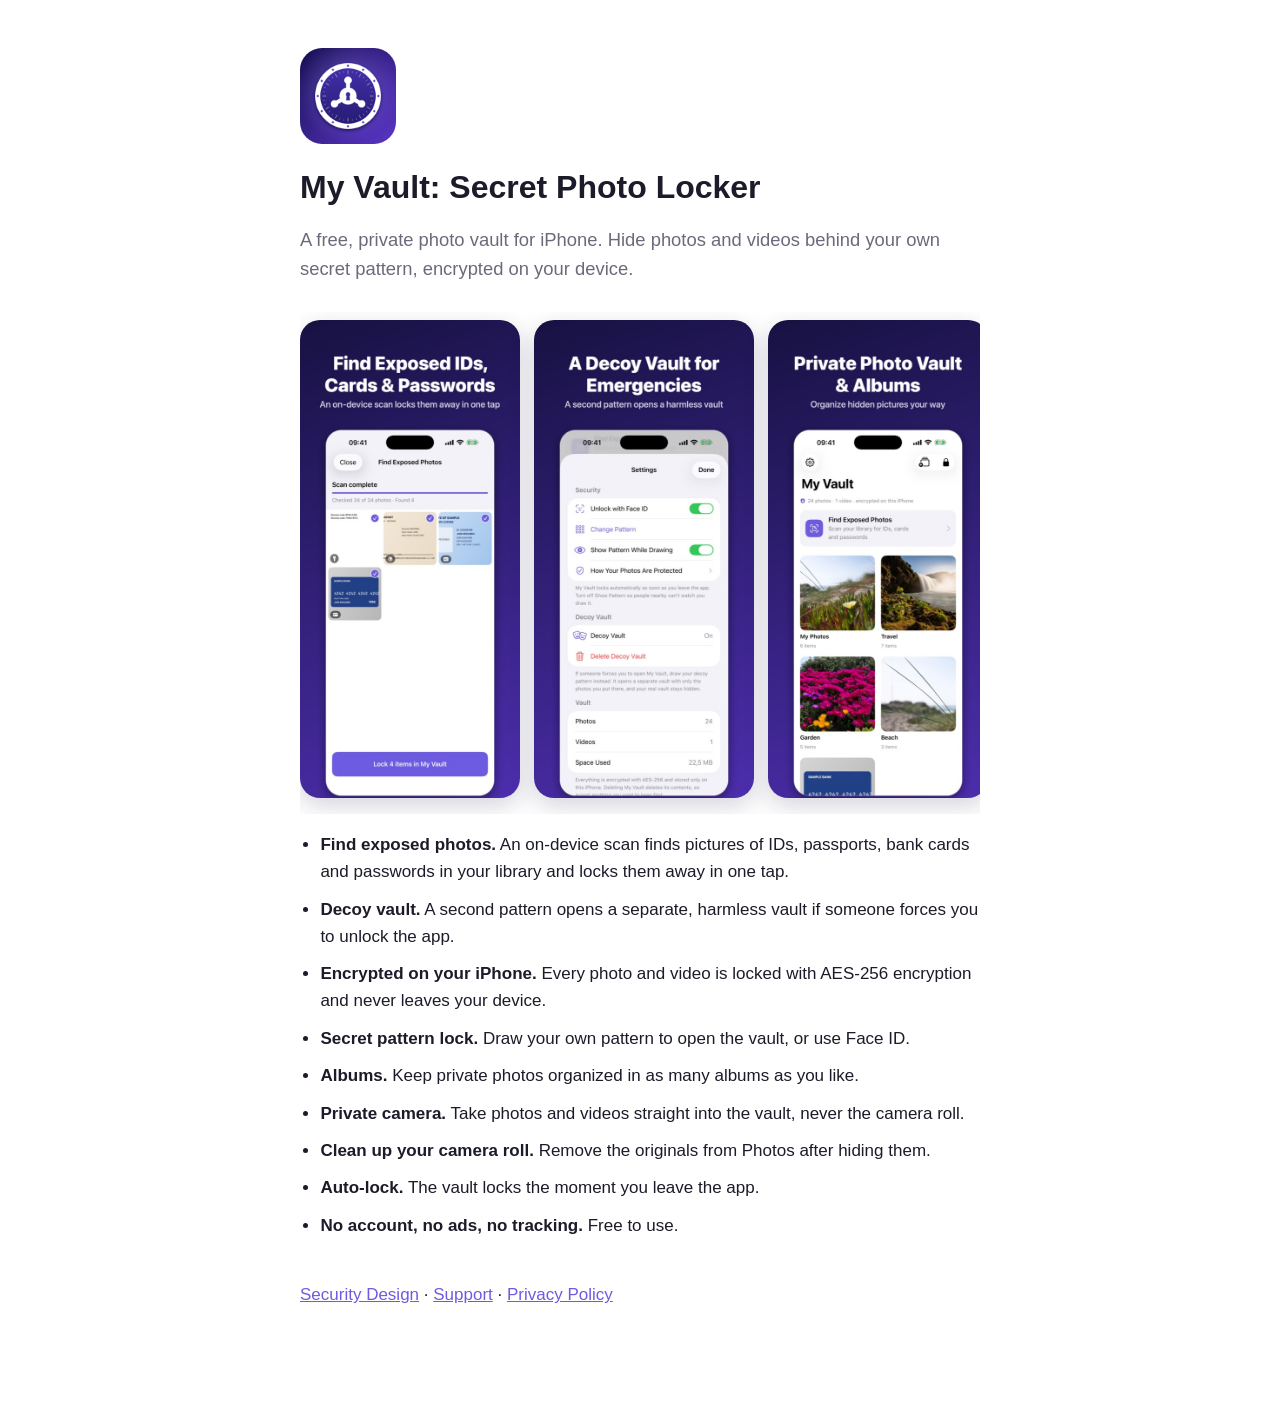
<file: index.html>
<!doctype html>
<html lang="en">
<head>
  <meta charset="utf-8">
  <meta name="viewport" content="width=device-width, initial-scale=1">
  <title>My Vault: Secret Photo Locker – Hide Photos &amp; Videos on iPhone</title>
  <meta name="description" content="My Vault is a free, private photo vault for iPhone. Hide photos and videos behind a secret pattern or Face ID, encrypted with AES-256 on your device.">
  <meta property="og:title" content="My Vault: Secret Photo Locker">
  <meta property="og:description" content="Hide photos and videos behind a secret pattern. Encrypted on your iPhone, free, no account.">
  <meta property="og:image" content="https://jimtarfas.github.io/photo-vault-site/screenshots/01-exposed-photos.jpg">
  <link rel="icon" type="image/png" href="favicon.png">
  <link rel="apple-touch-icon" href="apple-touch-icon.png">
  <link rel="stylesheet" href="style.css">
</head>
<body>
  <main>
    <img class="icon" src="icon.png" alt="My Vault app icon" width="96" height="96">
    <h1>My Vault: Secret Photo Locker</h1>
    <p class="lead">A free, private photo vault for iPhone. Hide photos and videos behind your own secret pattern, encrypted on your device.</p>

    <div class="gallery">
      <img src="screenshots/01-exposed-photos.jpg" alt="Find exposed photos of IDs, cards and passwords" loading="lazy">
      <img src="screenshots/03-decoy-vault.jpg" alt="Decoy vault opened by a second pattern" loading="lazy">
      <img src="screenshots/04-albums.jpg" alt="Private photo albums in My Vault" loading="lazy">
      <img src="screenshots/05-open-encryption.jpg" alt="How My Vault encrypts your photos" loading="lazy">
      <img src="screenshots/07-viewer.jpg" alt="Private photo viewer with zoom" loading="lazy">
      <img src="screenshots/09-free.jpg" alt="Free, no account, no ads" loading="lazy">
    </div>

    <ul class="features">
      <li><strong>Find exposed photos.</strong> An on-device scan finds pictures of IDs, passports, bank cards and passwords in your library and locks them away in one tap.</li>
      <li><strong>Decoy vault.</strong> A second pattern opens a separate, harmless vault if someone forces you to unlock the app.</li>
      <li><strong>Encrypted on your iPhone.</strong> Every photo and video is locked with AES-256 encryption and never leaves your device.</li>
      <li><strong>Secret pattern lock.</strong> Draw your own pattern to open the vault, or use Face ID.</li>
      <li><strong>Albums.</strong> Keep private photos organized in as many albums as you like.</li>
      <li><strong>Private camera.</strong> Take photos and videos straight into the vault, never the camera roll.</li>
      <li><strong>Clean up your camera roll.</strong> Remove the originals from Photos after hiding them.</li>
      <li><strong>Auto-lock.</strong> The vault locks the moment you leave the app.</li>
      <li><strong>No account, no ads, no tracking.</strong> Free to use.</li>
    </ul>

    <p class="links"><a href="security.html">Security Design</a> · <a href="support.html">Support</a> · <a href="privacy.html">Privacy Policy</a></p>
  </main>
</body>
</html>
</file>
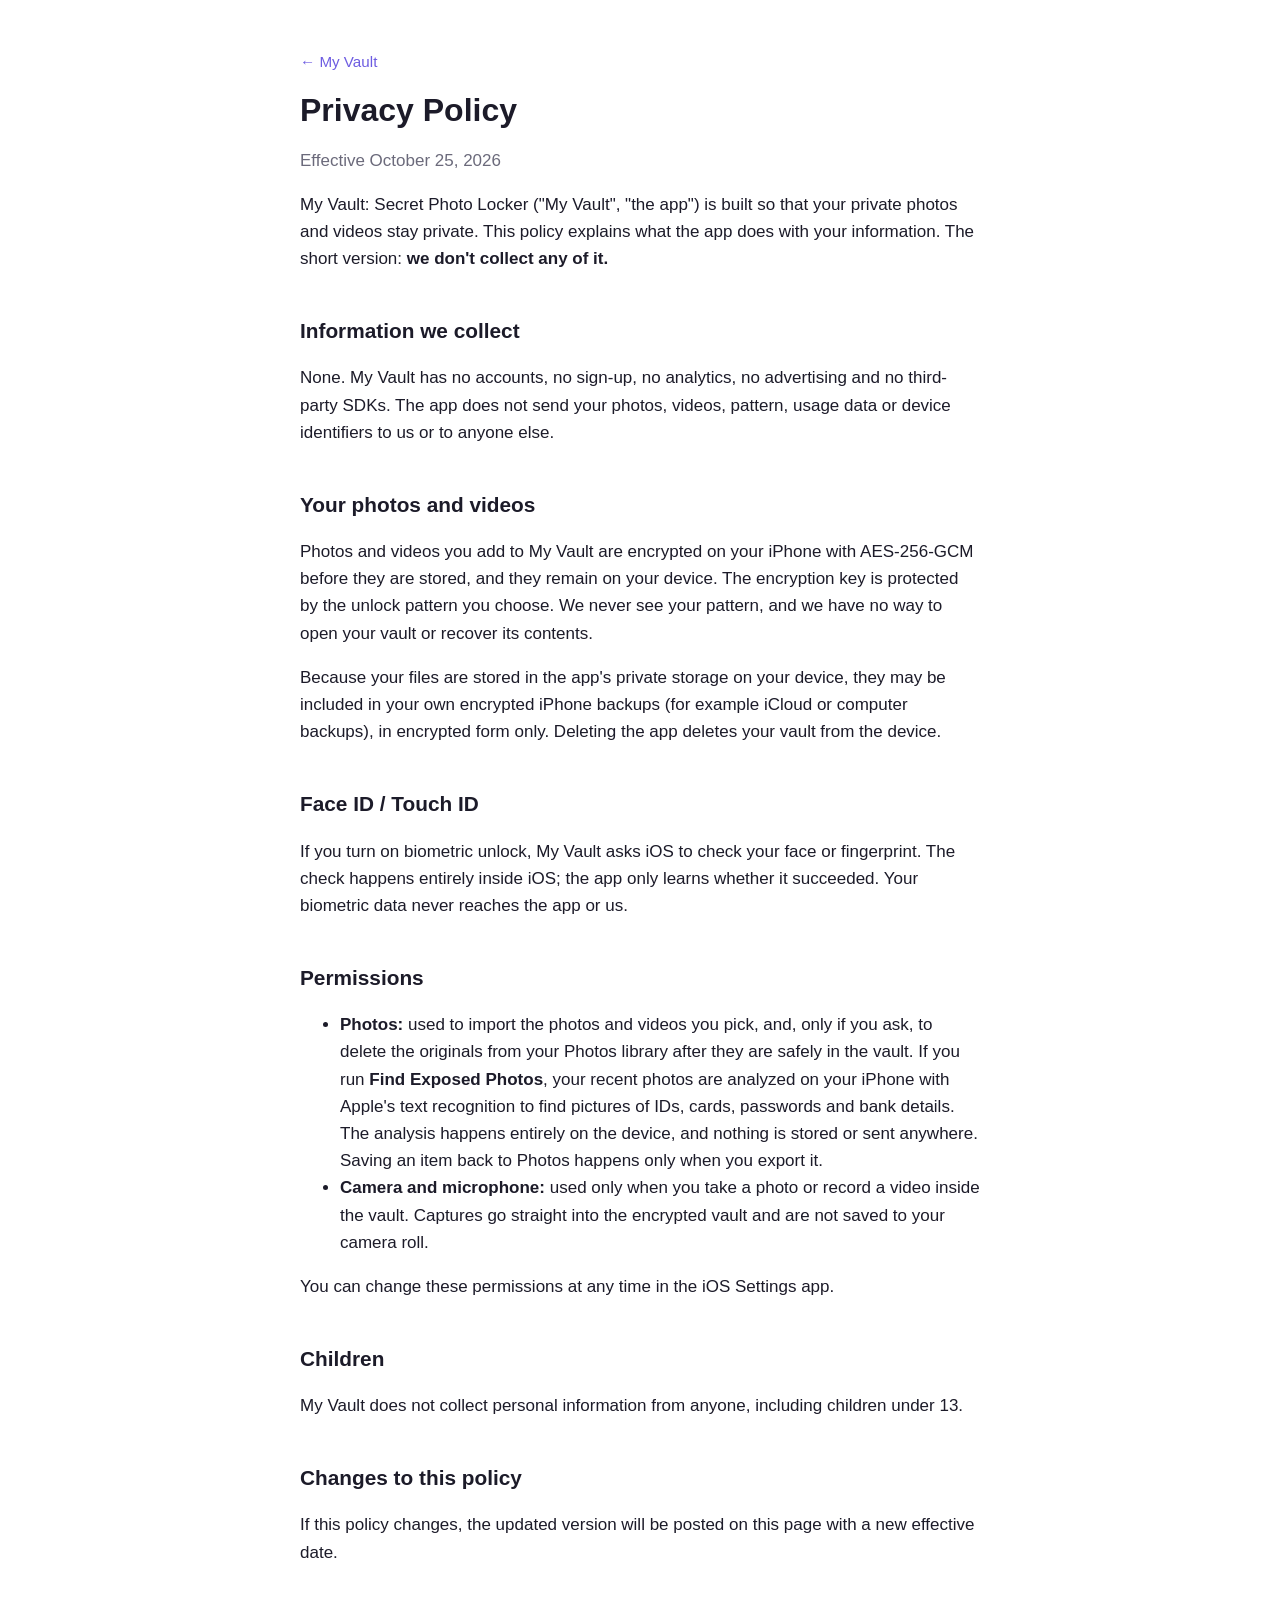
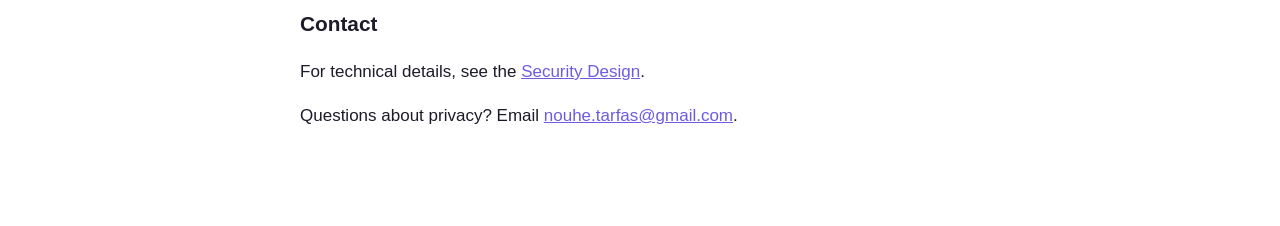
<file: privacy.html>
<!doctype html>
<html lang="en">
<head>
  <meta charset="utf-8">
  <meta name="viewport" content="width=device-width, initial-scale=1">
  <title>Privacy Policy – My Vault: Secret Photo Locker</title>
  <meta name="description" content="Privacy policy for My Vault: Secret Photo Locker. Your photos and videos are encrypted on your iPhone and never collected by us.">
  <link rel="icon" type="image/png" href="favicon.png">
  <link rel="apple-touch-icon" href="apple-touch-icon.png">
  <link rel="stylesheet" href="style.css">
</head>
<body>
  <main>
    <a class="back" href="./">← My Vault</a>
    <h1>Privacy Policy</h1>
    <p class="muted">Effective October 25, 2026</p>

    <p>My Vault: Secret Photo Locker ("My Vault", "the app") is built so that your private photos and videos stay private. This policy explains what the app does with your information. The short version: <strong>we don't collect any of it.</strong></p>

    <h2>Information we collect</h2>
    <p>None. My Vault has no accounts, no sign-up, no analytics, no advertising and no third-party SDKs. The app does not send your photos, videos, pattern, usage data or device identifiers to us or to anyone else.</p>

    <h2>Your photos and videos</h2>
    <p>Photos and videos you add to My Vault are encrypted on your iPhone with AES-256-GCM before they are stored, and they remain on your device. The encryption key is protected by the unlock pattern you choose. We never see your pattern, and we have no way to open your vault or recover its contents.</p>
    <p>Because your files are stored in the app's private storage on your device, they may be included in your own encrypted iPhone backups (for example iCloud or computer backups), in encrypted form only. Deleting the app deletes your vault from the device.</p>

    <h2>Face ID / Touch ID</h2>
    <p>If you turn on biometric unlock, My Vault asks iOS to check your face or fingerprint. The check happens entirely inside iOS; the app only learns whether it succeeded. Your biometric data never reaches the app or us.</p>

    <h2>Permissions</h2>
    <ul>
      <li><strong>Photos:</strong> used to import the photos and videos you pick, and, only if you ask, to delete the originals from your Photos library after they are safely in the vault. If you run <strong>Find Exposed Photos</strong>, your recent photos are analyzed on your iPhone with Apple's text recognition to find pictures of IDs, cards, passwords and bank details. The analysis happens entirely on the device, and nothing is stored or sent anywhere. Saving an item back to Photos happens only when you export it.</li>
      <li><strong>Camera and microphone:</strong> used only when you take a photo or record a video inside the vault. Captures go straight into the encrypted vault and are not saved to your camera roll.</li>
    </ul>
    <p>You can change these permissions at any time in the iOS Settings app.</p>

    <h2>Children</h2>
    <p>My Vault does not collect personal information from anyone, including children under 13.</p>

    <h2>Changes to this policy</h2>
    <p>If this policy changes, the updated version will be posted on this page with a new effective date.</p>

    <h2>Contact</h2>
    <p>For technical details, see the <a href="security.html">Security Design</a>.</p>
    <p>Questions about privacy? Email <a href="mailto:nouhe.tarfas@gmail.com">nouhe.tarfas@gmail.com</a>.</p>
  </main>
</body>
</html>
</file>
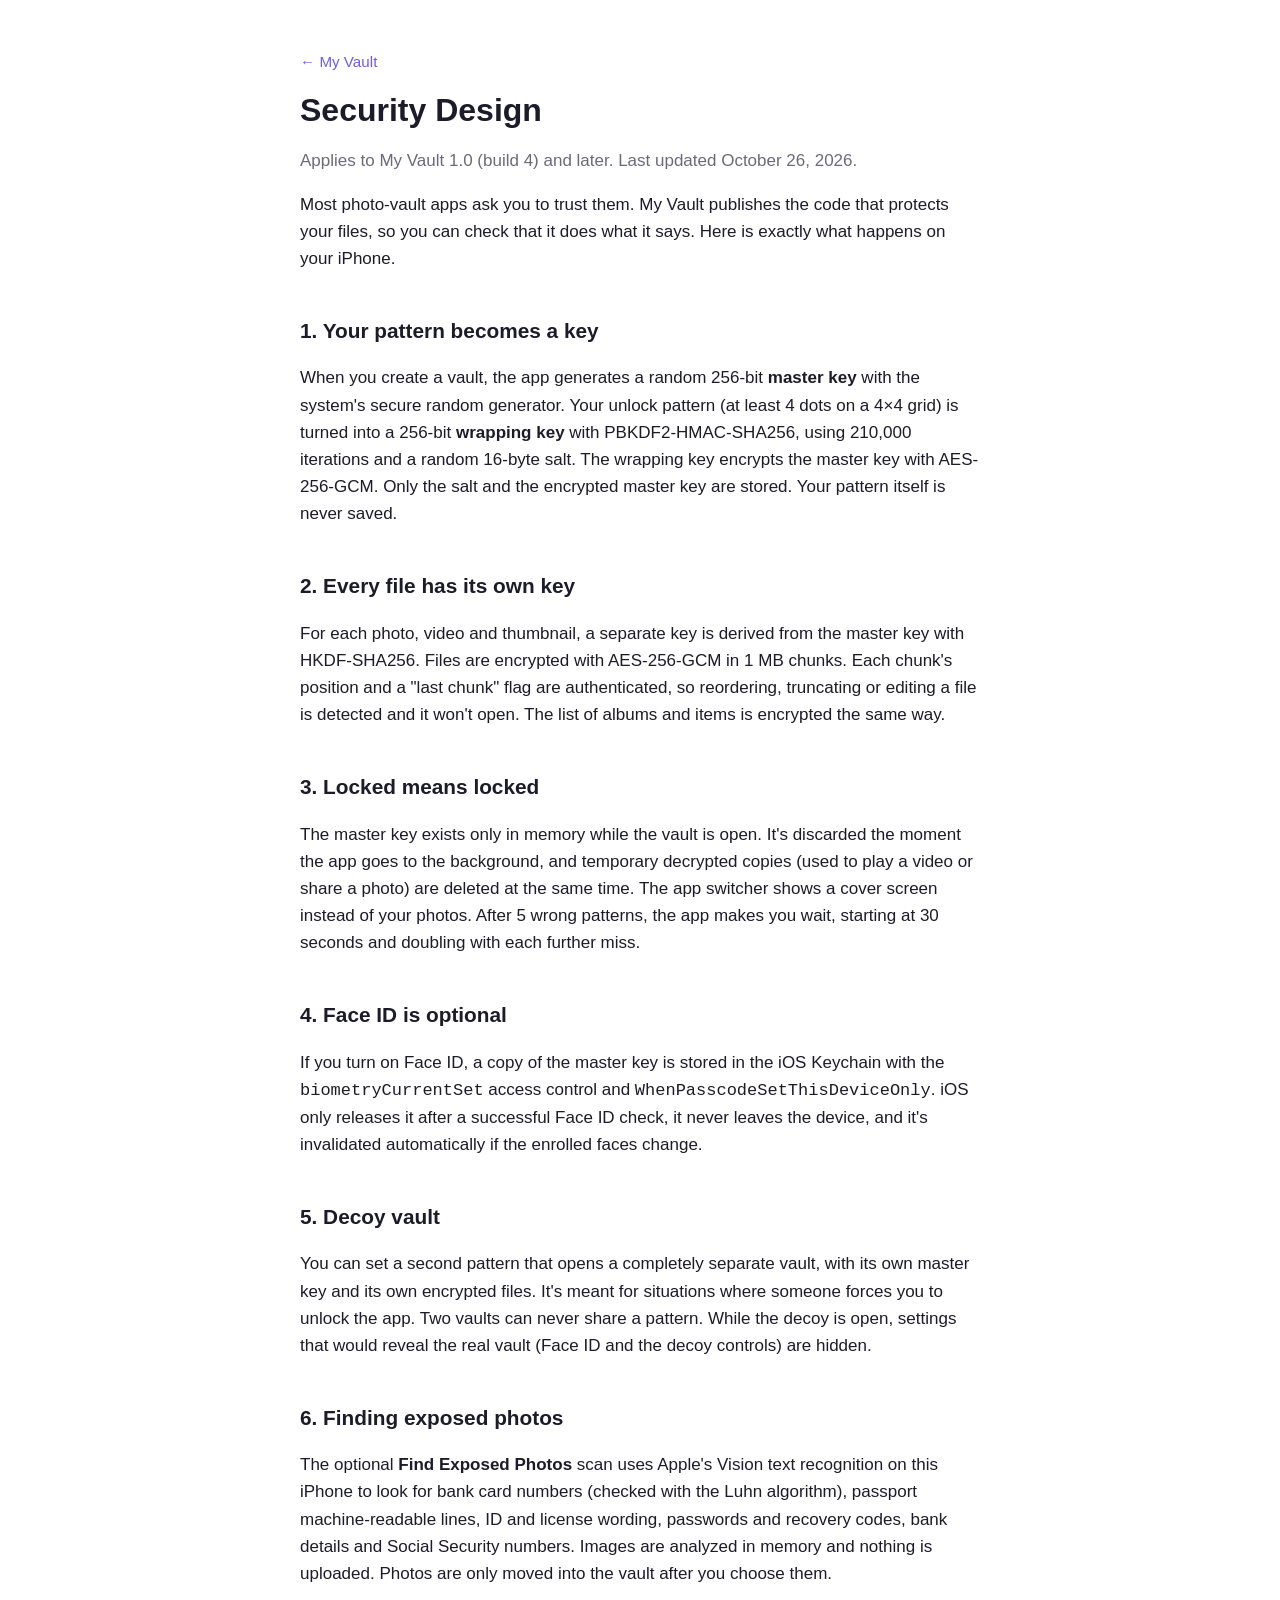
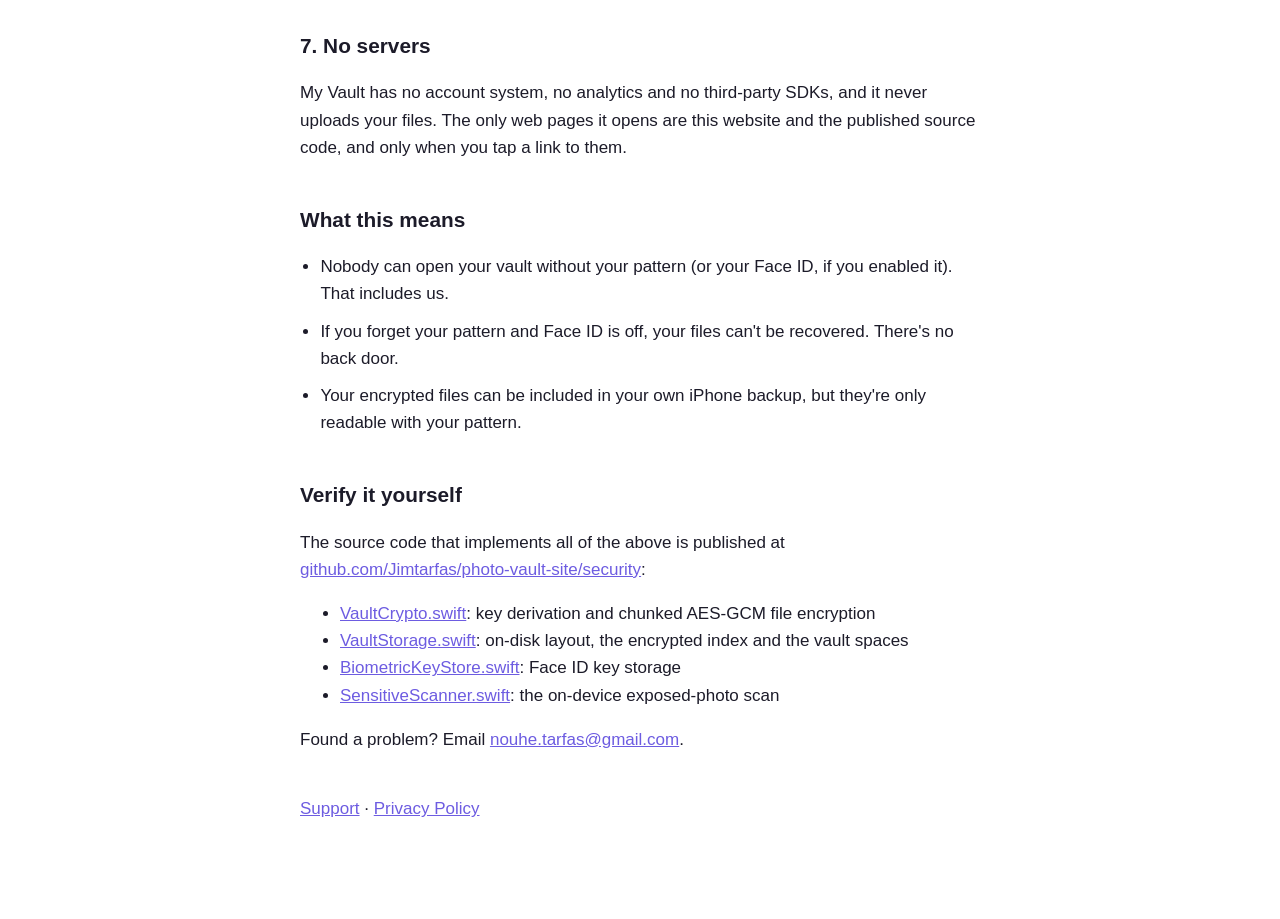
<file: security.html>
<!doctype html>
<html lang="en">
<head>
  <meta charset="utf-8">
  <meta name="viewport" content="width=device-width, initial-scale=1">
  <title>Security Design – My Vault: Secret Photo Locker</title>
  <meta name="description" content="How My Vault encrypts your photos and videos: AES-256-GCM, PBKDF2 pattern keys, per-file HKDF keys, a decoy vault and on-device scanning. The encryption source code is published.">
  <link rel="icon" type="image/png" href="favicon.png">
  <link rel="apple-touch-icon" href="apple-touch-icon.png">
  <link rel="stylesheet" href="style.css">
</head>
<body>
  <main>
    <a class="back" href="./">← My Vault</a>
    <h1>Security Design</h1>
    <p class="muted">Applies to My Vault 1.0 (build 4) and later. Last updated October 26, 2026.</p>

    <p>Most photo-vault apps ask you to trust them. My Vault publishes the code that protects your files, so you can check that it does what it says. Here is exactly what happens on your iPhone.</p>

    <h2>1. Your pattern becomes a key</h2>
    <p>When you create a vault, the app generates a random 256-bit <strong>master key</strong> with the system's secure random generator. Your unlock pattern (at least 4 dots on a 4×4 grid) is turned into a 256-bit <strong>wrapping key</strong> with PBKDF2-HMAC-SHA256, using 210,000 iterations and a random 16-byte salt. The wrapping key encrypts the master key with AES-256-GCM. Only the salt and the encrypted master key are stored. Your pattern itself is never saved.</p>

    <h2>2. Every file has its own key</h2>
    <p>For each photo, video and thumbnail, a separate key is derived from the master key with HKDF-SHA256. Files are encrypted with AES-256-GCM in 1 MB chunks. Each chunk's position and a "last chunk" flag are authenticated, so reordering, truncating or editing a file is detected and it won't open. The list of albums and items is encrypted the same way.</p>

    <h2>3. Locked means locked</h2>
    <p>The master key exists only in memory while the vault is open. It's discarded the moment the app goes to the background, and temporary decrypted copies (used to play a video or share a photo) are deleted at the same time. The app switcher shows a cover screen instead of your photos. After 5 wrong patterns, the app makes you wait, starting at 30 seconds and doubling with each further miss.</p>

    <h2>4. Face ID is optional</h2>
    <p>If you turn on Face ID, a copy of the master key is stored in the iOS Keychain with the <code>biometryCurrentSet</code> access control and <code>WhenPasscodeSetThisDeviceOnly</code>. iOS only releases it after a successful Face ID check, it never leaves the device, and it's invalidated automatically if the enrolled faces change.</p>

    <h2>5. Decoy vault</h2>
    <p>You can set a second pattern that opens a completely separate vault, with its own master key and its own encrypted files. It's meant for situations where someone forces you to unlock the app. Two vaults can never share a pattern. While the decoy is open, settings that would reveal the real vault (Face ID and the decoy controls) are hidden.</p>

    <h2>6. Finding exposed photos</h2>
    <p>The optional <strong>Find Exposed Photos</strong> scan uses Apple's Vision text recognition on this iPhone to look for bank card numbers (checked with the Luhn algorithm), passport machine-readable lines, ID and license wording, passwords and recovery codes, bank details and Social Security numbers. Images are analyzed in memory and nothing is uploaded. Photos are only moved into the vault after you choose them.</p>

    <h2>7. No servers</h2>
    <p>My Vault has no account system, no analytics and no third-party SDKs, and it never uploads your files. The only web pages it opens are this website and the published source code, and only when you tap a link to them.</p>

    <h2>What this means</h2>
    <ul class="features">
      <li>Nobody can open your vault without your pattern (or your Face ID, if you enabled it). That includes us.</li>
      <li>If you forget your pattern and Face ID is off, your files can't be recovered. There's no back door.</li>
      <li>Your encrypted files can be included in your own iPhone backup, but they're only readable with your pattern.</li>
    </ul>

    <h2>Verify it yourself</h2>
    <p>The source code that implements all of the above is published at <a href="https://github.com/Jimtarfas/photo-vault-site/tree/main/security">github.com/Jimtarfas/photo-vault-site/security</a>:</p>
    <ul>
      <li><a href="https://github.com/Jimtarfas/photo-vault-site/blob/main/security/VaultCrypto.swift">VaultCrypto.swift</a>: key derivation and chunked AES-GCM file encryption</li>
      <li><a href="https://github.com/Jimtarfas/photo-vault-site/blob/main/security/VaultStorage.swift">VaultStorage.swift</a>: on-disk layout, the encrypted index and the vault spaces</li>
      <li><a href="https://github.com/Jimtarfas/photo-vault-site/blob/main/security/BiometricKeyStore.swift">BiometricKeyStore.swift</a>: Face ID key storage</li>
      <li><a href="https://github.com/Jimtarfas/photo-vault-site/blob/main/security/SensitiveScanner.swift">SensitiveScanner.swift</a>: the on-device exposed-photo scan</li>
    </ul>
    <p>Found a problem? Email <a href="mailto:nouhe.tarfas@gmail.com?subject=My%20Vault%20security">nouhe.tarfas@gmail.com</a>.</p>

    <p class="links"><a href="support.html">Support</a> · <a href="privacy.html">Privacy Policy</a></p>
  </main>
</body>
</html>
</file>
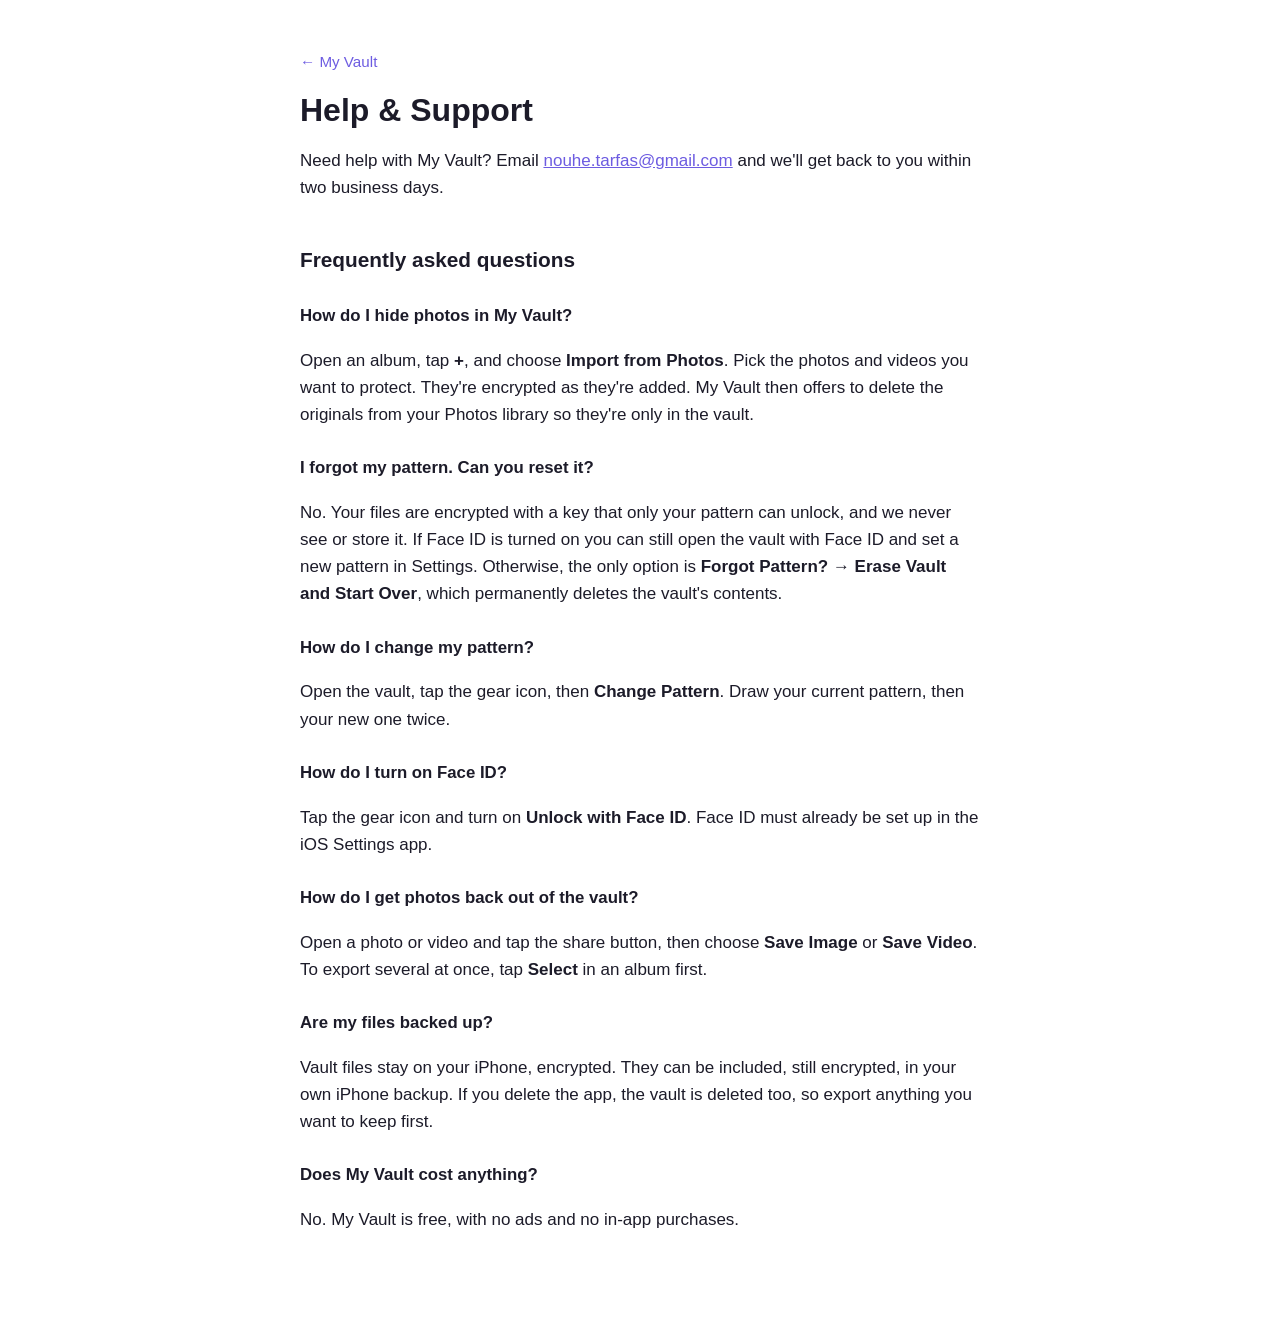
<file: support.html>
<!doctype html>
<html lang="en">
<head>
  <meta charset="utf-8">
  <meta name="viewport" content="width=device-width, initial-scale=1">
  <title>Support – My Vault: Secret Photo Locker</title>
  <meta name="description" content="Help and support for My Vault: Secret Photo Locker, the encrypted photo vault for iPhone.">
  <link rel="icon" type="image/png" href="favicon.png">
  <link rel="apple-touch-icon" href="apple-touch-icon.png">
  <link rel="stylesheet" href="style.css">
</head>
<body>
  <main>
    <a class="back" href="./">← My Vault</a>
    <h1>Help &amp; Support</h1>
    <p>Need help with My Vault? Email <a href="mailto:nouhe.tarfas@gmail.com?subject=My%20Vault%20support">nouhe.tarfas@gmail.com</a> and we'll get back to you within two business days.</p>

    <h2>Frequently asked questions</h2>

    <h3>How do I hide photos in My Vault?</h3>
    <p>Open an album, tap <strong>+</strong>, and choose <strong>Import from Photos</strong>. Pick the photos and videos you want to protect. They're encrypted as they're added. My Vault then offers to delete the originals from your Photos library so they're only in the vault.</p>

    <h3>I forgot my pattern. Can you reset it?</h3>
    <p>No. Your files are encrypted with a key that only your pattern can unlock, and we never see or store it. If Face ID is turned on you can still open the vault with Face ID and set a new pattern in Settings. Otherwise, the only option is <strong>Forgot Pattern? → Erase Vault and Start Over</strong>, which permanently deletes the vault's contents.</p>

    <h3>How do I change my pattern?</h3>
    <p>Open the vault, tap the gear icon, then <strong>Change Pattern</strong>. Draw your current pattern, then your new one twice.</p>

    <h3>How do I turn on Face ID?</h3>
    <p>Tap the gear icon and turn on <strong>Unlock with Face ID</strong>. Face ID must already be set up in the iOS Settings app.</p>

    <h3>How do I get photos back out of the vault?</h3>
    <p>Open a photo or video and tap the share button, then choose <strong>Save Image</strong> or <strong>Save Video</strong>. To export several at once, tap <strong>Select</strong> in an album first.</p>

    <h3>Are my files backed up?</h3>
    <p>Vault files stay on your iPhone, encrypted. They can be included, still encrypted, in your own iPhone backup. If you delete the app, the vault is deleted too, so export anything you want to keep first.</p>

    <h3>Does My Vault cost anything?</h3>
    <p>No. My Vault is free, with no ads and no in-app purchases.</p>
  </main>
</body>
</html>
</file>
<file: style.css>
:root {
  --bg: #ffffff;
  --text: #1c1b29;
  --muted: #6b6a7b;
  --accent: #6d5ce1;
}

@media (prefers-color-scheme: dark) {
  :root {
    --bg: #0f1022;
    --text: #ecebf5;
    --muted: #a3a2b8;
    --accent: #9b8cf6;
  }
}

* { box-sizing: border-box; }

body {
  margin: 0;
  background: var(--bg);
  color: var(--text);
  font: 17px/1.6 -apple-system, BlinkMacSystemFont, "Segoe UI", Roboto, sans-serif;
}

main {
  max-width: 720px;
  margin: 0 auto;
  padding: 48px 20px 80px;
}

h1 { font-size: 2rem; line-height: 1.2; margin: 16px 0 8px; }
h2 { font-size: 1.3rem; margin-top: 2em; }
h3 { font-size: 1.05rem; margin-top: 1.6em; }
a { color: var(--accent); }
.muted { color: var(--muted); }
.lead { font-size: 1.15rem; color: var(--muted); }
.back { text-decoration: none; font-size: 0.95rem; }
.icon { border-radius: 22px; }
.features { padding-left: 1.2em; }
.features li { margin: 0.6em 0; }
.links { margin-top: 2.5em; }

.gallery {
  display: flex;
  gap: 14px;
  overflow-x: auto;
  scroll-snap-type: x mandatory;
  padding: 8px 0 16px;
  margin: 28px 0 8px;
}
.gallery img {
  flex: 0 0 auto;
  width: 220px;
  height: auto;
  border-radius: 20px;
  scroll-snap-align: start;
  box-shadow: 0 8px 24px rgba(20, 16, 60, 0.18);
}
</file>
